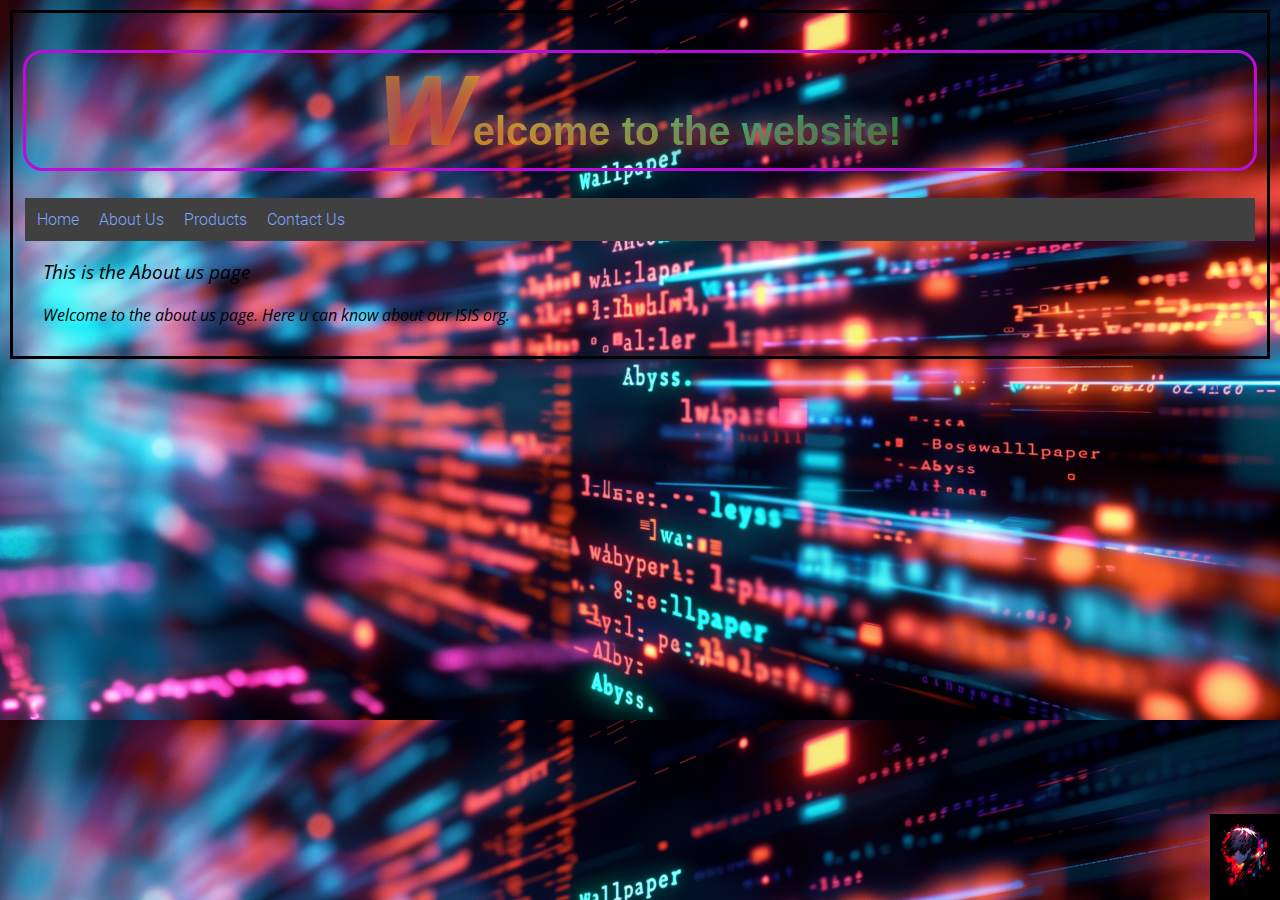
<file: about.html>
<!DOCTYPE html>
<html lang="en">
<head>
    <meta charset="UTF-8">
    <meta name="viewport" content="width=device-width, initial-scale=1.0">
    <link rel="icon" type="image/jpeg" href="Resources/Pics/KIRA.jpeg">
    <title>The Coder Shivam</title>
    <link rel="stylesheet" href="style.css">
</head>
<body>

    <!-- Linking external JavaScript file -->
    <script src="script.js"></script>

    <!-- Header Tag -->
    <header>
    <!-- Heading Tag -->
    <h1>Welcome to the website!</h1>
    <div id="box1">
        <img id="img3" src="Resources/Pics/Kira3.jpeg">
    </div>
    <nav class="navbar">
        <ul>
            <li><a href="index.html">Home</a></li>
            <li><a href="about.html">About Us</a></li>
            <li><a href="products.html">Products</a></li>
            <li><a href="contact.html ">Contact Us</a></li>
        </ul>
    </nav>
    </header>

    <!-- Main Tag -->
    <main>
        <h3><p>This is the About us page</p></h3>
        <p>Welcome to the about us page. Here u can know about our ISIS org.</p>
    </main>
</body>
</html>
</file>
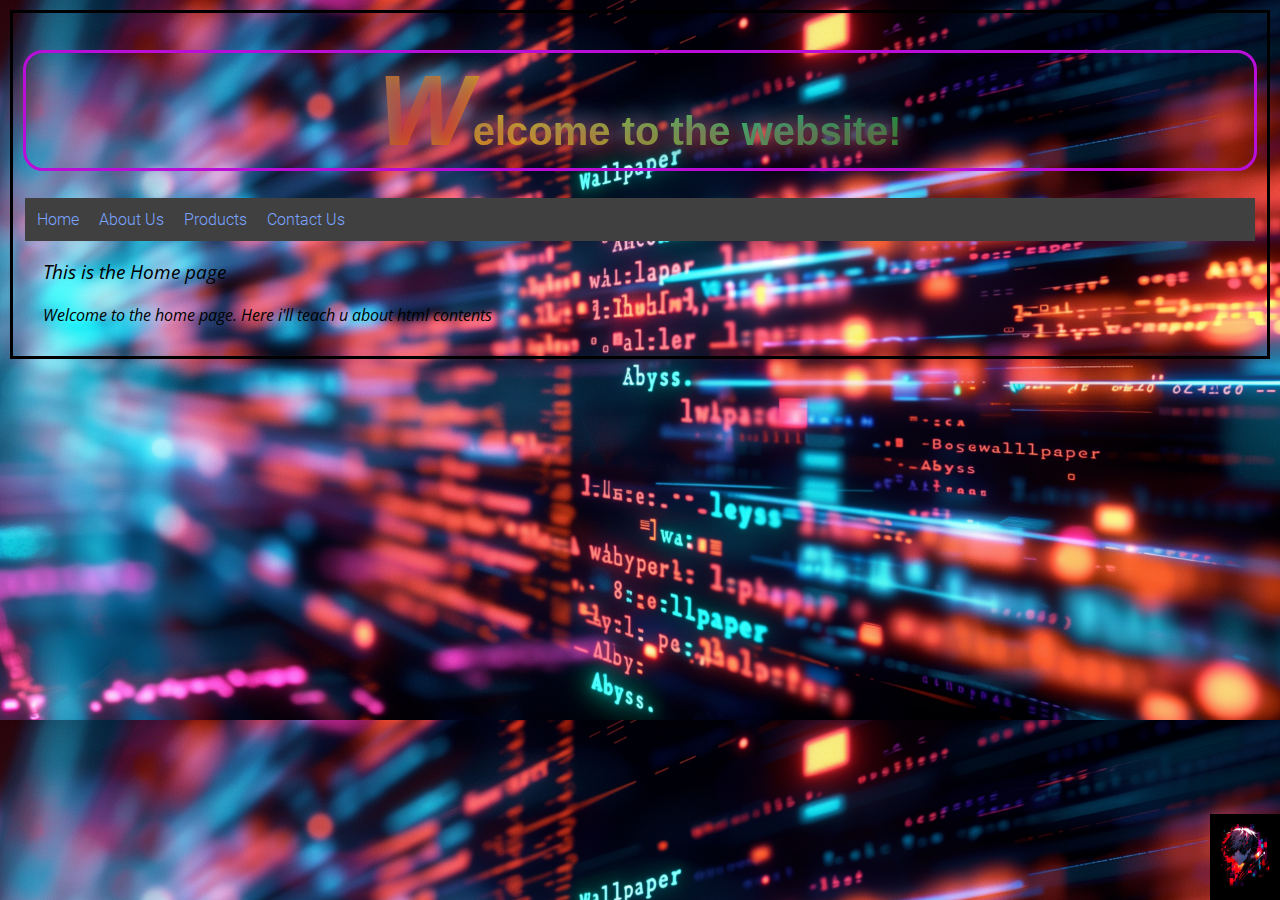
<file: contact.html>
<!DOCTYPE html>
<html lang="en">
<head>
    <meta charset="UTF-8">
    <meta name="viewport" content="width=device-width, initial-scale=1.0">
    <link rel="icon" type="image/jpeg" href="Resources/Pics/KIRA.jpeg">
    <title>The Coder Shivam</title>
    <link rel="stylesheet" href="style.css">
</head>
<body>

    <!-- Linking external JavaScript file -->
    <script src="script.js"></script>

    <!-- Header Tag -->
    <header>
    <!-- Heading Tag -->
    <h1>Welcome to the website!</h1>
    <div id="box1">
        <img id="img3" src="Resources/Pics/Kira3.jpeg">
    </div>
    <nav class="navbar">
        <ul>
            <li><a href="index.html">Home</a></li>
            <li><a href="about.html">About Us</a></li>
            <li><a href="products.html">Products</a></li>
            <li><a href="contact.html ">Contact Us</a></li>
        </ul>
    </nav>
    </header>

    <!-- Main Tag -->
    <main>
        <h3><p>This is the Home page</p></h3>
        <p>Welcome to the home page. Here i'll teach u about html contents</p>
    </main>
</body>
</html>
</file>
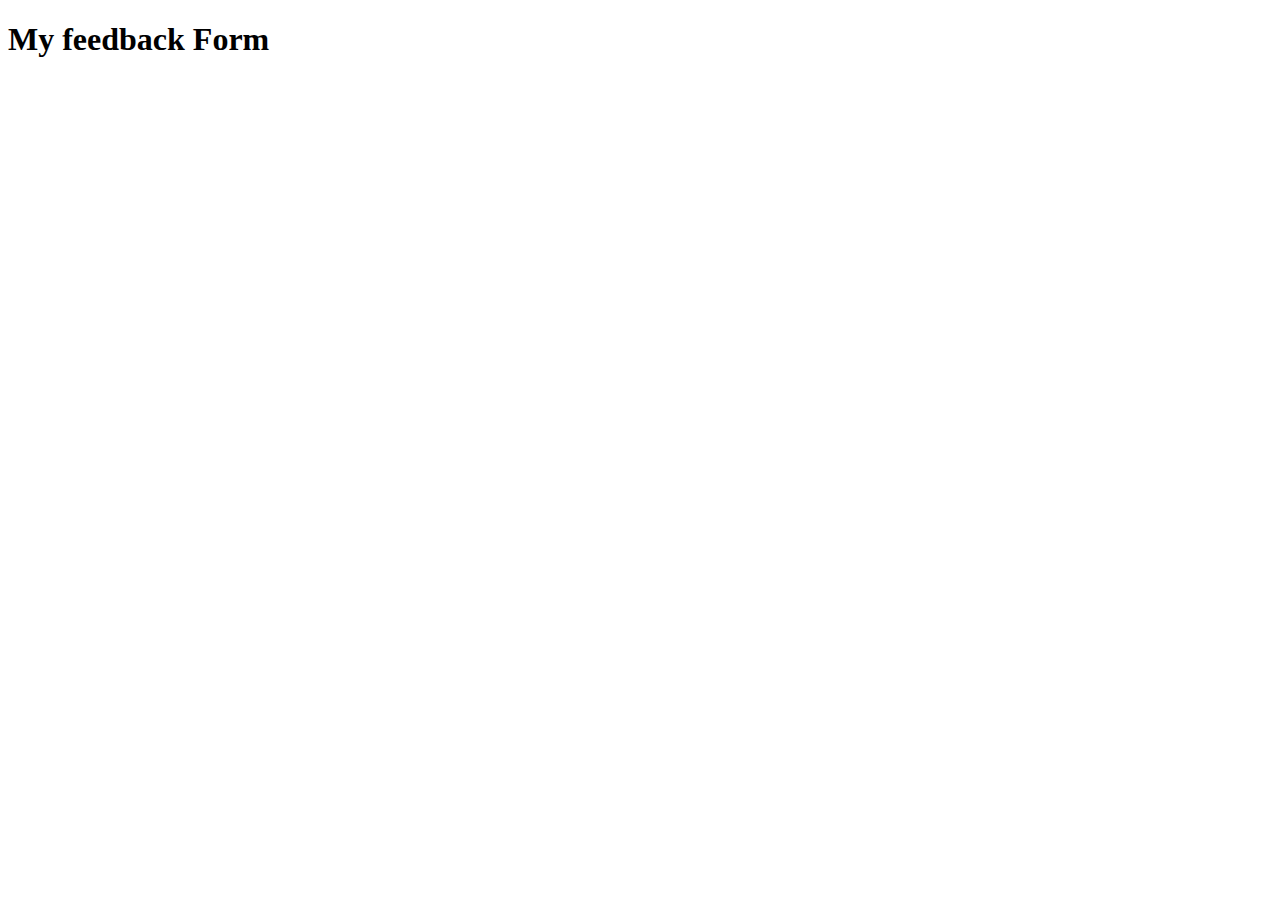
<file: FeedbackForm.html>
<!DOCTYPE html>
<html lang="en">
<head>
    <meta charset="UTF-8">
    <meta name="viewport" content="width=device-width, initial-scale=1.0">
    <title>Feedback Form</title>
</head>
<body>
    <p>
        <h1>My feedback Form</h1>
        <li></li>
    </p>
</body>
</html>
</file>
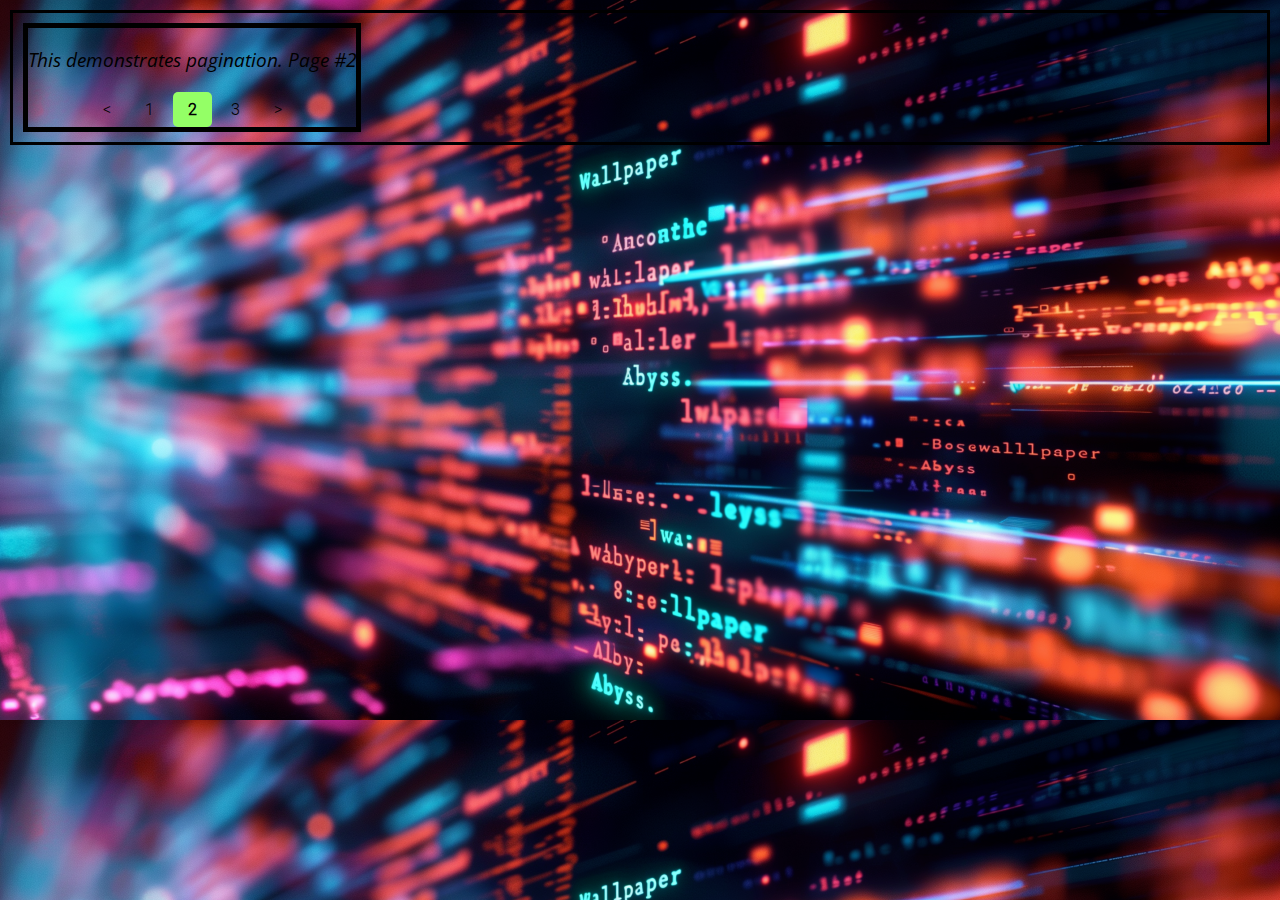
<file: index1.html>
<!DOCTYPE html>
<html lang="en">
<head>
    <meta charset="UTF-8">
    <meta name="viewport" content="width=device-width, initial-scale=1.0">
    <link rel="icon" type="image/jpeg" href="Web/Resources/Pics/KIRA.jpeg">
    <title>The Coder Shivam</title>
    <link rel="stylesheet" href="style.css">
</head>
<body>
    <!-- Pagination -->
    <div class="pagination" id="pagination">
        <h3>
            <p>This demonstrates pagination.
                Page #2
            </p>
        </h3>
        <a href="index.html"><</a>
        <a href="index.html">1</a>
        <a href="index1.html" class="active">2</a>
        <a href="index2.html">3</a>
        <a href="index2.html">></a>
    </div>
</body>
</html>
</file>
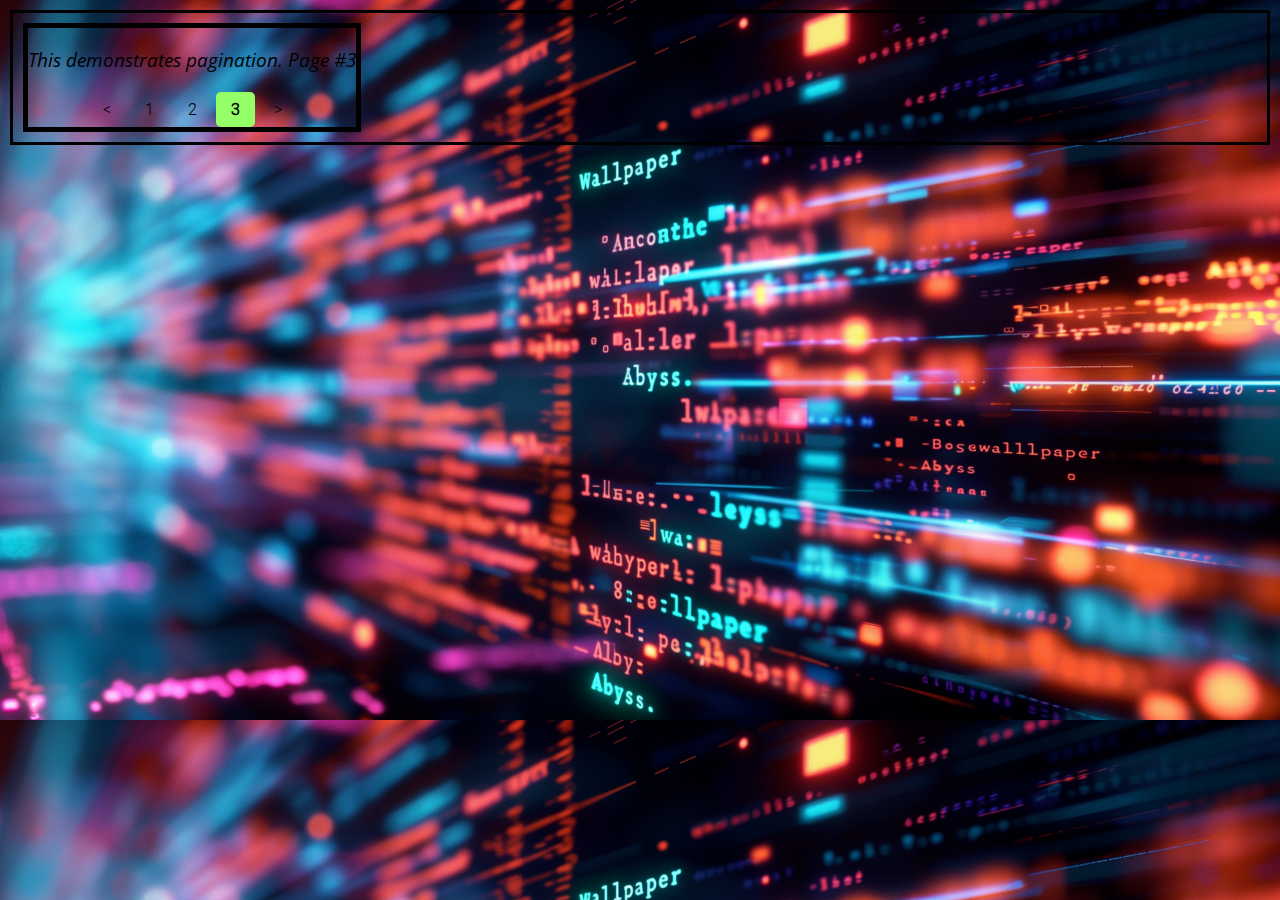
<file: index2.html>
<!DOCTYPE html>
<html lang="en">
<head>
    <meta charset="UTF-8">
    <meta name="viewport" content="width=device-width, initial-scale=1.0">
    <link rel="icon" type="image/jpeg" href="Resources/Pics/KIRA.jpeg">
    <title>The Coder Shivam</title>
    <link rel="stylesheet" href="style.css">
</head>
<body>
    <!-- Pagination -->
    <div class="pagination" id="pagination">
        <h3>
            <p>This demonstrates pagination.
                Page #3
            </p>
        </h3>
        <a href="index.html"><</a>
        <a href="index.html">1</a>
        <a href="index1.html">2</a>
        <a href="index2.html" class="active">3</a>
        <a href="index2.html">></a>
    </div>
</body>
</html>
</file>
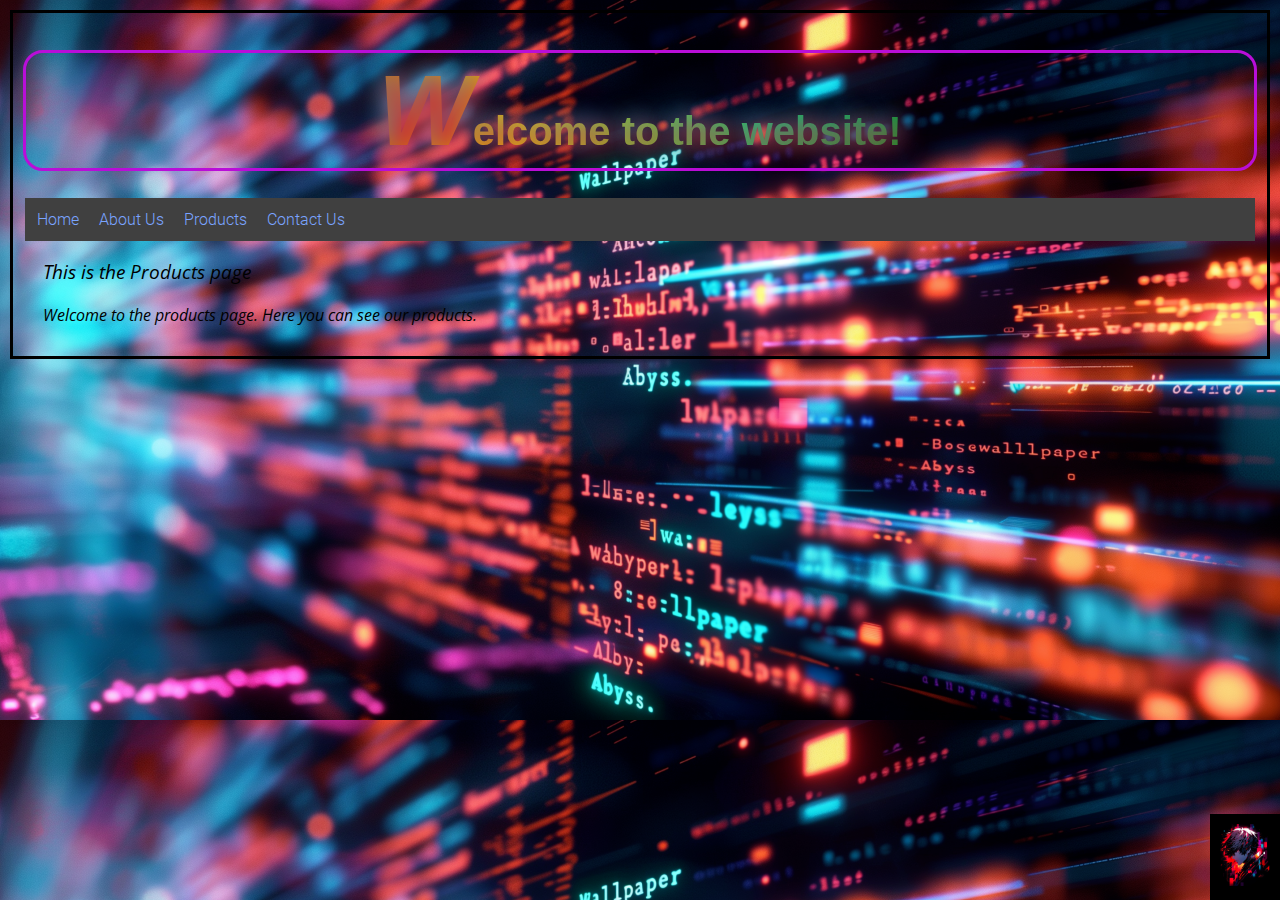
<file: products.html>
<!DOCTYPE html>
<html lang="en">
<head>
    <meta charset="UTF-8">
    <meta name="viewport" content="width=device-width, initial-scale=1.0">
    <link rel="icon" type="image/jpeg" href="Resources/Pics/KIRA.jpeg">
    <title>The Coder Shivam</title>
    <link rel="stylesheet" href="style.css">
</head>
<body>

    <!-- Linking external JavaScript file -->
    <script src="script.js"></script>

    <!-- Header Tag -->
    <header>
    <!-- Heading Tag -->
    <h1>Welcome to the website!</h1>
    <div id="box1">
        <img id="img3" src="Resources/Pics/Kira3.jpeg">
    </div>
    <nav class="navbar">
        <ul>
            <li><a href="index.html">Home</a></li>
            <li><a href="about.html">About Us</a></li>
            <li><a href="products.html">Products</a></li>
            <li><a href="contact.html ">Contact Us</a></li>
        </ul>
    </nav>
    </header>

    <!-- Main Tag -->
    <main>
        <h3><p>This is the Products page</p></h3>
        <p>Welcome to the products page. Here you can see our products.</p>
    </main>
</body>
</html>
</file>
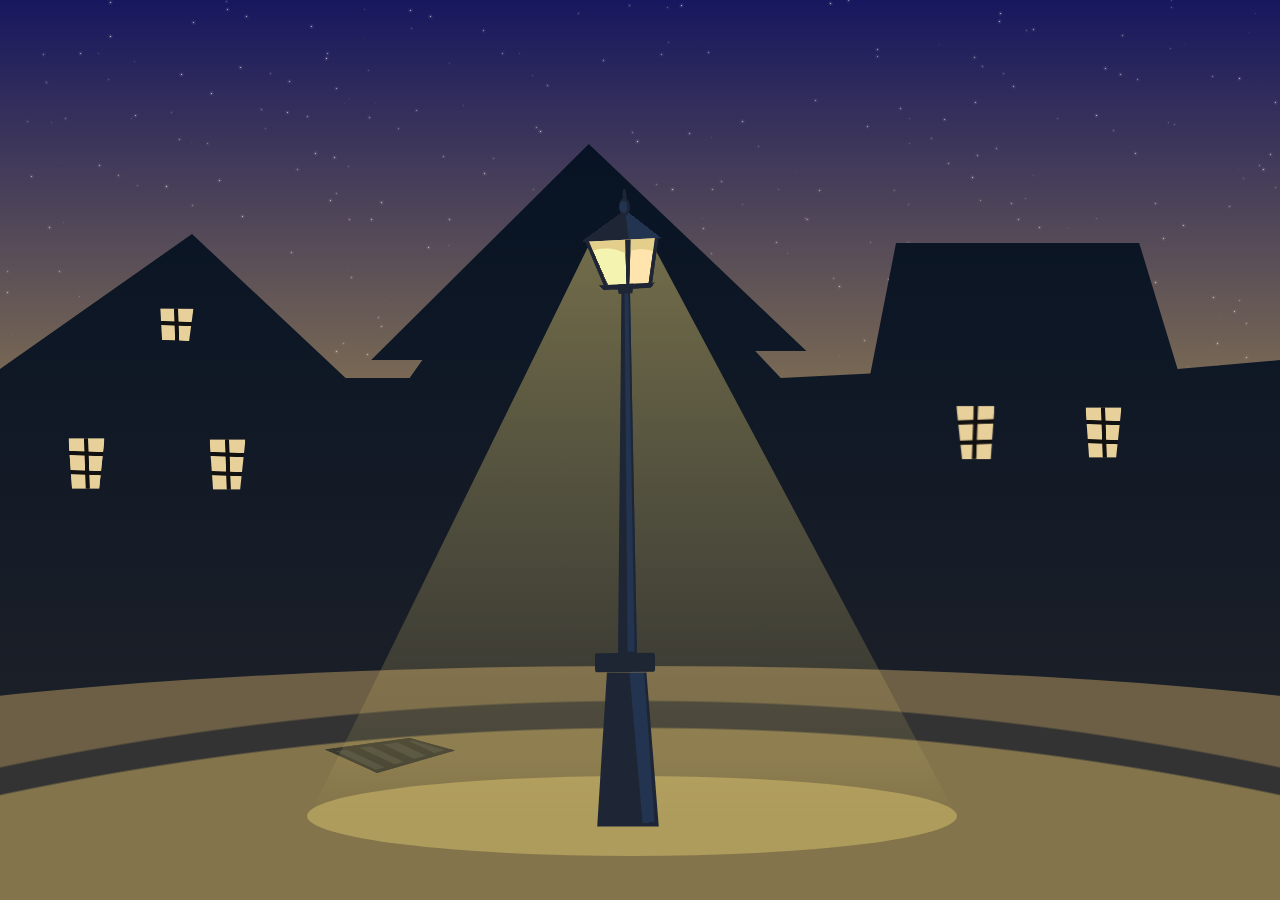
<file: StreetLamp.html>
<!DOCTYPE html>
<html>
  <head>
    <meta charset="UTF-8"/>
    <meta name="viewport" content="width=device-width, initial-scale=1.0" />
    <title>Interactive Street Lamp</title>
    <link rel="stylesheet" href="style2.css">
  </head>
  <body>
    <input type="checkbox" name="btn" id="btn" checked>
<div class="content">
	<div class="buildings">
		<div class="window"></div>
		<div class="window"></div>
		<div class="window"></div>
		<div class="window"></div>
		<div class="window"></div>
		<div class="window"></div>
	</div>
	<div class="ground">
		<div class="sewer"></div>
	</div>
	<div class="streetlamp">
		<div class="base"></div>
		<div class="basetop"></div>
		<div class="pole"></div>
		<div class="poletop"></div>
		<div class="head">
			<label for="btn"></label>
			<div class="top"></div>
			<div class="glass"></div>
			<div class="bot"></div>
		</div>
		<div class="light"></div>
		<div class="ground-light"></div>
	</div>
</div>
  </body>
</html>
</file>
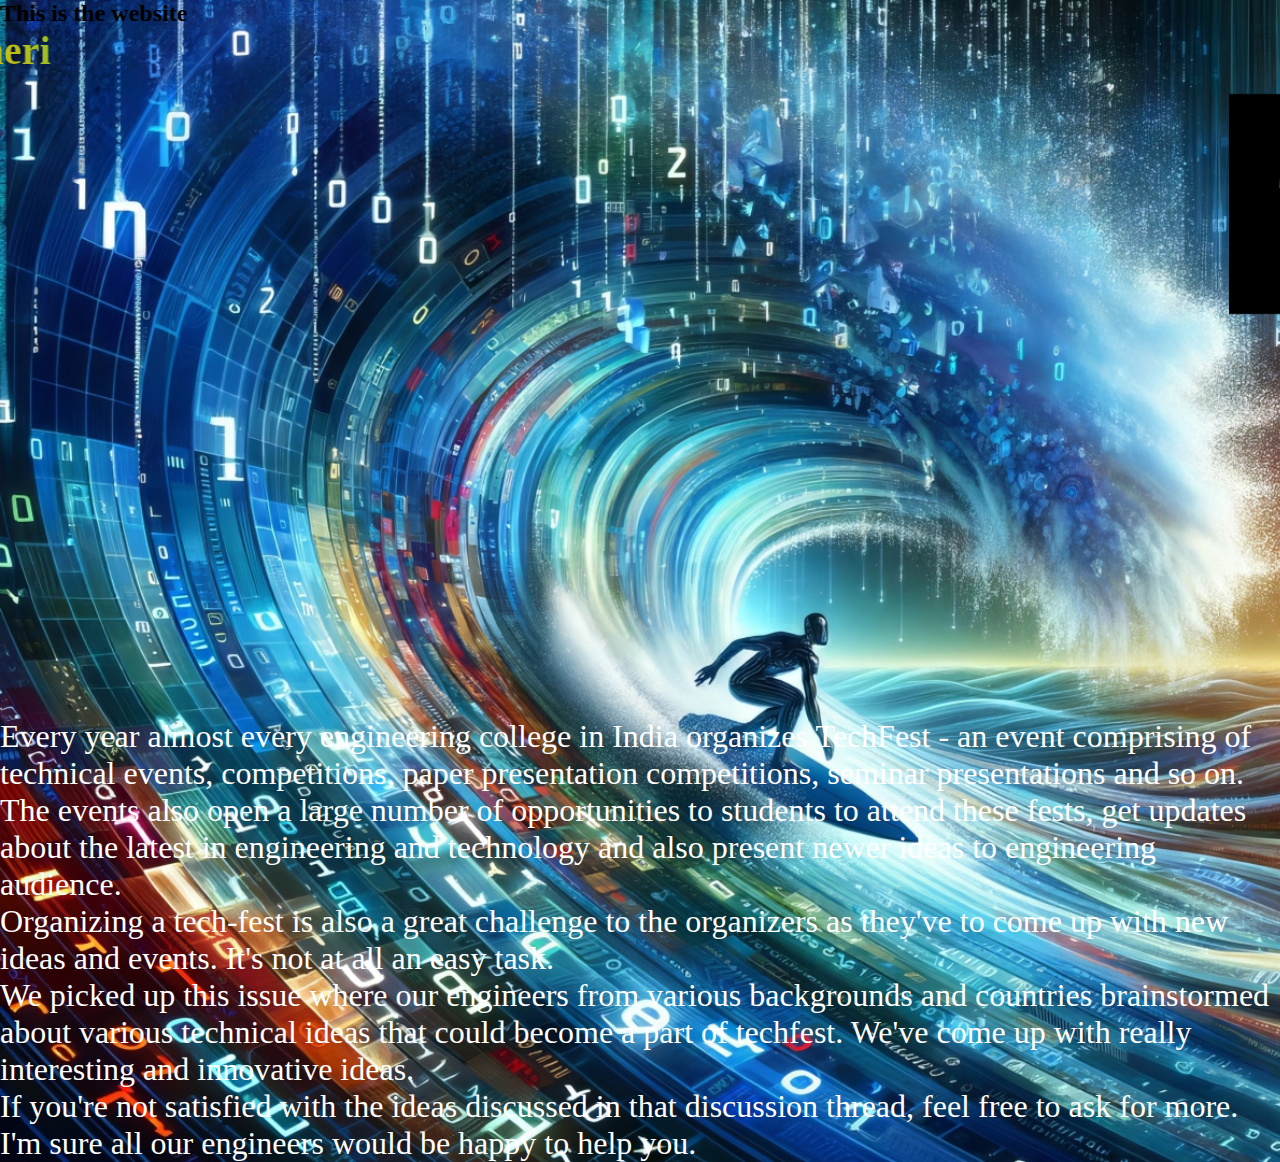
<file: TechnoFest.html>
<!DOCTYPE html>
<html lang="en">
<head>
    <meta charset="UTF-8">
    <meta name="viewport" content="width=device-width, initial-scale=1.0">
    <link rel="icon" type="image/jpeg" href="Resources/Pics/FestLogo.jpeg">
    <title>Techno Fest Nilokheri</title>
    <link rel="stylesheet" href="style1.css">
</head>
<body>
    <header>
        <h2>This is the website</h2>
    </header>
    <div class="image_holder">
    <marquee behavior="scroll" direction="right"><h1>Welcome! To Techno Fest Nilokheri</h1></marquee>
    <marquee behavior="scroll" direction="left"><img src="Resources/Pics/Festpic.jpg" alt="Fest Image" width="220px" height="220px"></marquee>
    </div>

    <nav>

    </nav>

    <main>
        <p>Every year almost every engineering college in India organizes TechFest - an event comprising of technical events, competitions, paper presentation competitions, seminar presentations and so on.
            The events also open a large number of opportunities to students to attend these fests, get updates about the latest in engineering and technology and also present newer ideas to engineering audience.
            </br>
            Organizing a tech-fest is also a great challenge to the organizers as they've to come up with new ideas and events. It's not at all an easy task.
            </br>
            We picked up this issue where our engineers from various backgrounds and countries brainstormed about various technical ideas that could become a part of techfest. We've come up with really interesting and innovative ideas.
            </br>
            If you're not satisfied with the ideas discussed in that discussion thread, feel free to ask for more. I'm sure all our engineers would be happy to help you.
        </p>
    </main>
    
    <footer>

    </footer>
</body>
</html>
</file>
<file: style.css>
header{
    background-color: rgb(255, 255, 255);
    display: inline;
}
@font-face {
    font-family: Roboto-Light;
    src: url(Resources/Fonts/Roboto/Roboto-Light.ttf);
}
@font-face {
    font-family: OpenSans;
    src: url(Resources/Fonts/Open_Sans/OpenSans-Italic-VariableFont_wdth\,wght.ttf);
}
h1::first-letter{
    font-size: 2.5em;
    font-style: italic;
}
h1{
    font-family: verdana, arial;
    font-size: 2.5em;
    border: solid 3px hsl(291, 88%, 45%);
    /* border-style: solid;
    border-width: 3px;
    border-color: hsl(291, 88%, 45%); */
    border-radius: 20px;
    text-shadow: 3px 3px 25px hsl(0, 100%, 50%), -3px -3px 25px hsl(193, 100%, 50%);
    /* background: linear-gradient(to right ,#FFFFFF ,#6284FF ); */
    color: dimgray;
    text-align: center;
    background: -webkit-gradient(linear, left top, right top, 
        from(rgb(92, 194, 41)), color-stop(20%, rgb(196, 26, 3)), 
        color-stop(40%, rgb(236, 190, 6)), 
        color-stop(60%, rgb(25, 192, 89)), 
        color-stop(80%, rgb(3, 116, 8)),
        to(rgb(196, 26, 3)));
    -webkit-text-fill-color: transparent;
    -webkit-background-clip: text;
    transition: 3s ease-out;
    text-align: center;
    /* transition-duration: 3s; */
}
h1:hover{
    background: linear-gradient(to left ,#2354FF ,#e8ff54 );
    -webkit-text-fill-color: transparent;
    -webkit-background-clip: text;
    transition: 3s;
}
.navbar ul{
    list-style-type: none;
    background-color: hsl(0, 0%, 25%);
    padding: 2px;
    margin: 2px;
    overflow: hidden;
}
.navbar a{
    color: white;
    text-decoration: none;
    padding: 10px;
    display: block;
    text-align: center;
}
.navbar a:hover{
    color: hsl(0, 0%, 10%);
}
.navbar li{
    float: left;
}
body{
    border: 3px solid;
    display: flow-root;
    background: url('Resources/Pics/CodingWallpaper.png');
    /* background-repeat: no-repeat; */
    /* background-attachment: fixed; */
    /* background-position: center; */
    background-size: cover;
    font-family: Roboto-Light, Arial, sans-serif;
    margin: 10px;
    padding: 10px;
}
main{
    margin-left: 20px;
    margin-right: 20px;
}
.container{
    background-color: rgb(255, 252, 91);
    height: 100vh;
    width: auto;
    height: auto;
    display: inline-block;
    justify-content: space-between;
    border: 5px solid black;
    text-align: center;
    line-height: 100px;
    padding: 10px;
}
#container{
    border: 5px solid black; 
}
#container p{ /* Combinators: #container < p, #container ~ p, #container + p */ 
    background-color: darkorchid;
    color: aliceblue;
}
*{
    box-sizing: border-box;
}
.box{
    border: 5px solid black;
    font-size: 5em;
    width: auto;
    height: auto;
    padding: 25px;
    float: left;
    text-align: center;
    max-width: 300px;
}
#box1{
    border: 10px solid black;
    height: auto;
    width: auto;
    position: fixed;
    right: 0px;
    bottom: 0px;
    display: inline;
}
#box2{
    background-color: hsl(0, 100%, 50%);
    border: 10px solid black;
    height: auto;
    width: auto;
}
#box3{
    background-color: hsl(181, 100%, 50%);
    border: 10px solid black;
    height: auto;
    width: auto;
}
#box4{
    border: 2px solid;
    overflow: auto;
    height: auto;
    width: auto;
    background-color: initial;
    color: initial;
}
#box5{
    border: 2px solid;
    overflow: auto;
    height: 100px;
    width: 100px;
    background-color: initial;
    color: initial;
}
#box6{
    border: 2px solid black;
    height: auto;
    width: auto;
    background-color: initial;
    color: initial;
}
#img1{
    float: left;
    margin-right: 10px;
}
#img2{
    float: right;
    margin-left: 10px;
}
#img3{
    width: 50px;
    mask-size: auto;
}
p{
    font-family: OpenSans, "lucid console", "Courier New";
    font-size: 1em;
    font-weight: normal; /* Bold */
    font-style: normal; /* Italic */
    border-top: rgb(255, 255, 0);
    border-bottom: rgb(255, 0, 0);
    margin-bottom: 20px;
}
p::selection{
    color: white;
    background-color: black;
}
#p1{
    color: tomato;
}
#p2{
    color: rgb(102,222,255);
}
.odd{
    background-color: rgb(20, 47, 220);
}
.even{
    color: rgba(107, 6, 6, 0.632);
}
#ul1{
    list-style-type: circle;
    display: inline-block;
    border: 5px solid black;
    background-color: rgb(98, 98, 98);
}
#ul1::first-line{
    background-color: burlywood;
}
#ul1 li:nth-child(even):hover{
    background-color: cornflowerblue;
}
#ul1 li:hover{
    background-color: rgb(241, 238, 44);
}
#ul1 li:not(:hover){
    background-color: rgb(98, 98, 98);
}
#ul2{
    list-style-type: disc;
}
#ul3{
    list-style-type: square;
}
#ul3::marker{
    content: "-->";
    color: lawngreen;
    font-size: 1.2em;
}
#ul3 li{
    list-style-type: square;
    color: blue;
    font-size: 16px;
}
#ul3 li::before{
    content: "<-";
}
#ul3 li::after{
    content: "->";
}
#ul3 ul li{
    color: green;
    font-style: italic;
}
#ul3 ul li::before{
    content: "<-";
}
#ul3 ul li::after{
    content: "->";
}
ol{
    padding: 0px;
}
fieldset{
    border: 2px solid gray; padding: 10px; border-radius: 5px; display: inline-block;
}
legend{
    font-weight: bold; font-size: 18px; color: black;
}
table{
    background-color: blanchedalmond; width: auto;
}
span{
    background-color: tomato;
    color: black;
}
div{
    background-color: black;
    color: tomato;
    display: inline-block;
    width: 100px;
    height: 100px;
}
button{
    font-size: 20px;
    background-color: rgb(0, 0, 0); 
    color: rgb(255, 255, 255);
    border-radius: 10px;
}
button:hover{
    font-size: 20px;
    background-color: darkcyan; 
    color: firebrick;
    border-radius: 10px;
}
button:active{
    font-size: 30px;
    background-color: darkcyan; 
    color: rgb(122, 94, 176);
    border-radius: 10px;
}
#button{
    background-color: initial;
    display: inline-block;
}
#button p{
    background-color: mediumaquamarine;
    padding: 10px;
    display: none;
}
#button:hover p{
    display: block;
}
a{
    color: hsl(230, 86%, 45%);
}
a:link{
    color: hsl(221, 100%, 74%);
}
a:hover{
    color: hsl(221, 100%, 86%);
    font-size: 1.1em;
}
a:active{
    color: hsl(240, 100%, 58%);
    font-size: 1.1em;
}
a:visited{
    color: hsl(0, 0%, 75%);
}
#pagination{
    color: initial;
    background-color: initial;
    height: auto;
    width: auto;
    border: 5px solid black;
}
.pagination{
    text-align: center;
}
.pagination a{
    color: black;
    text-decoration: none;
    padding: 8px 15px;
    display: inline-block;
}
.pagination a.active{
    background-color: hsl(102, 100%, 70%);
    font-weight: bold;
    border-radius: 5px;
}
.pagination a:hover(.active){
    background-color: hsl(102, 100%, 70%);
    font-weight: bold;
    border-radius: 5px;
}
.pagination a:hover:not(.active){
    background-color: hsl(0,0%,60%);
    font-weight: bold;
    border-radius: 5px;
}
footer{
    background-color: beige;
    display: inline-block; /* Ensures footer only occupies space required by text */
    padding: 10px; /* Adds some padding to the footer for spacing */
}
.dropdown{
    background-color: rgb(124, 117, 108);
    color: white;
    padding: 10px 15px;
}
.Content{
    background-color: cadetblue;
    color: wheat;
    display: inline;
    padding: 10px 15px;
    border: 2px solid black;
}
.Content .dropdown{
    position: absolute;
    box-shadow: 2px 2px 5px hsla(0, 0%, 0%,0.8);
}
.Content:hover{
    background-color: rgb(240, 240, 240);
    color:rgb(0, 0, 0);
}
</file>
<file: style2.css>
:root {
	--pole-dark: #1e2635;
	--pole-light: #233451;
	--sewer-dark: #3a392f;
	--sewer-light: #4a4a3d;
	--ground-light: #83744b;
	--ground-dark: #6d5f45;
}

body {
	margin: 0;
	padding: 0;
	width: 100vw;
	height: 100vh;
	overflow: hidden;
	display: flex;
	align-items: center;
	justify-content: center;
	background: linear-gradient(180deg, #17175f, #ffd844);
}

body:before {
	content: "";
	position: absolute;
	width: 100%;
	height: 100%;
	background: repeating-conic-gradient(#FFF9 0%, #fff0 .000075%, #fff0 .0005%, #fff0 .12345%);
	filter: blur(0.5px) drop-shadow(0 0 1px #fff) drop-shadow(0 0 1px #fff);
}

.content {
	width: 100vw;
	height: 100vh;
	display: flex;
	align-items: center;
	justify-content: center;
}

.buildings {
	width: 100vw;
	height: 100vh;
	background: linear-gradient(180deg, #021023, #222329); 
	clip-path: polygon(0% 41%, 15% 26%, 27% 42%, 32% 42%, 33% 40%, 29% 40%, 46% 16%, 63% 39%, 59% 39%, 61% 42%, 68% 41.5%, 70% 27%, 89% 27%, 92% 41%, 100% 40%, 100% 100%, 0% 100%);
	display: flex;
	align-items: center;
	justify-content: center;
}

.window {
	background: 
		linear-gradient(88deg, #fff0 0 calc(50% - 0.2vw), #111 calc((50% - 0.2vw) + 1px) calc(50% + 0.2vw), #fff0 calc((50% + 0.2vw) + 1px) 100%), 
		repeating-linear-gradient(182deg, #fff0 0 calc(30% - 0.2vw), #111 calc((30% - 0.2vw) + 1px) calc(30% + 0.2vw), #fff0 calc((30% + 0.2vw) + 1px) 37%), #e7d09a;
	width: 5vmin;
	height: 7vmin;
	position: absolute;
	left: 5vw;
	transform: scale(0.8);
	margin-top: 3vmin;
	clip-path: polygon(0 0, 100% 0, 85% 100%, 10% 100%);
}

.window:nth-child(2) {
	left: 16vw;
	margin-top: 3.25vmin;
}

.window:nth-child(3) {
	left: 12vw;
	margin-top: -26vmin;
	clip-path: polygon(5% 0%, 97% 1%, 85% 65%, 10% 63%);
}

.window:nth-child(4) {
	right: 12vw;
	margin-top: -4vmin;
	left: inherit;
}

.window:nth-child(5) {
	right: 22vw;
	margin-top: -4vmin;
	left: inherit;
	transform: scale(0.85) rotateY(180deg);
}

.ground {
	background: radial-gradient(circle at 50% 350vh, var(--ground-light) 0 343vh, #333 calc(343vh + 2px) 346vh, var(--ground-dark) calc(346vh + 2px) 100%);
	position: absolute;
	width: 150vw;
	height: 26vh;
	bottom: 0;
	border-radius: 100% 100% 0 0;
	display: flex;
	align-items: center;
	justify-content: center;
	opacity: 0.5;
}

.sewer {
	position: absolute;
	width: 130px;
	height: 50px;
	margin-left: -500px;
	margin-top: -50px;
	clip-path: polygon(0% 33%, 65% 10%, 100% 35%, 40% 80%);
	background: 
		linear-gradient(-188deg, var(--sewer-dark) 0 19px, #fff0 20px 100%), 
		linear-gradient(-16deg, var(--sewer-dark) 0 34px, #fff0 35px 100%), 
		linear-gradient(-163deg, var(--sewer-dark) 0 19px, #fff0 20px 100%), 
		linear-gradient(25deg, var(--sewer-dark) 0 33px, var(--sewer-light) 34px 39px, var(--sewer-dark) 40px 46px, var(--sewer-light) 47px 52px, var(--sewer-dark) 53px 59px, var(--sewer-light) 60px 67px, var(--sewer-dark) 68px 73px, var(--sewer-light) 74px 90px, #fff0 0 100%);
}

.streetlamp {
	width: 80px;
	height: 72vh;
	position: absolute;
	top: 20vh;
	margin-left: -4vmin;
	max-width: 80px;
	min-width: 80px;
}

.base {
	bottom: 0;
	right: 0;
	position: absolute;
	width: 81%;
	height: 24%;
	background: linear-gradient(-94deg, var(--pole-dark) 0 23%, #fff0 calc(23% + 1px) 100%), linear-gradient(-1deg, var(--pole-dark) 0 3.65%, #fff0 calc(1.65% + 1px) 100%), linear-gradient(85deg, var(--pole-dark) 0 58%, var(--pole-light) calc(58% + 1px) 100%);
	border-radius: 2px;
	clip-path: polygon(15% 0, 76% 0, 95% 99%, 0% 99%);
	z-index: 1;
}

.basetop {
	background: #1e2634;
	width: 75%;
	height: 3%;
	position: absolute;
	bottom: 24%;
	left: 16%;
	border-radius: 2px;
	z-index: 2;
	transform: rotate(-0.5deg);
}

.pole {
	position: absolute;
	width: 25%;
	height: 56.5%;
	background: linear-gradient(-1deg, var(--pole-dark) 0 1.65%, #fff0 calc(1.65% + 1px) 100%), linear-gradient(-91deg, var(--pole-dark) 0 35%, #fff0 calc(35% + 1px) 100%), linear-gradient(89.5deg, var(--pole-dark) 0 40%, var(--pole-light) calc(40% + 1px) 100%);
	bottom: 26.25%;
	left: 45%;
	clip-path: polygon(17% 0, 60% 0, 95% 99%, 0% 99%);
	z-index: 1;
}

.poletop {
	width: 20%;
	height: 1.5%;
	background: var(--pole-dark);
	position: absolute;
	bottom: 82%;
	left: 44%;
	z-index: 1;
	clip-path: polygon(0% 0, 100% 0, 95% 65%, 10% 72%);
}

.head {
	position: absolute;
	width: 100%;
	height: 100px;
	bottom: 83%;
	z-index: 1;
}

.head .top {
	background: conic-gradient(from 131deg at 55% 0, var(--pole-light) 0 12%, var(--pole-dark) 13% 29.5%, #fff0 0 100%);
	width: 100%;
	height: 30%;
	top: 20%;
	position: absolute;
	transform: rotate(-3deg);
}

.head .bot {
	width: 75%;
	height: 5%;
	background: 
		linear-gradient(45deg, #fff0 12%, var(--pole-dark) 0 65%, #fff0 0 100%), 
		linear-gradient(-50deg, #fff0 8%, var(--pole-dark) 0 65%, #fff0 0 100%);
	left: 17%;
	position: absolute;
	bottom: 1%;
	transform: rotate(-3deg);
}

.glass {
	background: 
		linear-gradient(-79deg, #fff0 0 12%, var(--pole-dark) 13% 16%, #fff0 17% 100%), 
		conic-gradient(from -46deg at 53% 200%, #fff0 0 13%, var(--pole-dark) 13.2% 14%, #fff0 14.2% 100%), 
		linear-gradient(70deg, #fff0 0 21%, var(--pole-dark) 22% 25%, #fff0 26% 100%), 
		radial-gradient(circle at 37% 250%, #fff0 0 73%, #e4ce8b 75% 100%), 
		radial-gradient(circle at 37% 300%, #fff0 0 73%, #e4ce8b 75% 100%), 
		conic-gradient(from -46deg at 53% 200%, #fff0 0 7%, #f5f3b0 0 13%, var(--pole-dark) 13.2% 14%, #fff0 14.2% 100%), 
		linear-gradient(-79deg, #fff0 0 12%, var(--pole-dark) 13% 16%, #ffe5ad 17% 50%, #fff0 17% 100%);
	background-repeat: no-repeat;
	background-size: 100% 100%, 100% 100%, 100% 100%, 33% 42%, 50% 35%, 100% 100%;
	background-position: 0 0, 0 0, 0 0, 90% 0, 20% 0, 0 0;
	width: 100%;
	height: 45%;
	top: 50%;
	position: absolute;
	transform: rotate(-3deg);
	opacity: 0.5;
}

.light {
	background: linear-gradient(180deg, #dac47080, #dac47020 90%, #fff0 100%);
	width: 650px;
	height: 64vh;
	position: absolute;
	left: -274px;
	bottom: 1.5%;
	clip-path: polygon(43% 1%, 53% 0.35%, 100% 100%, 0 100%);
	opacity: 0;
}

.ground-light {
	background: #dac47080;
	width: 650px;
	left: -275px;
	position: absolute;
	bottom: -28px;
	height: 80px;
	border-radius: 100%;
	z-index: 0;
	opacity: 0;
}

.top:before {
	content: "";
	position: absolute;
	background: var(--pole-light);
	width: 8px;
	height: 12px;
	border-radius: 100%;
	left: 48%;
	top: -40%;
	border: 3px solid var(--pole-dark);
	border-left-width: 0;
}

.top:after {
	content: "";
	position: absolute;
	background: var(--pole-dark);
	width: 4px;
	height: 12px;
	border-radius: 100%;
	left: 52%;
	top: -70%;
}

#btn {
	display: none;
}

label[for=btn] {
	position: absolute;
	width: 80%;
	height: 55%;
	z-index: 5;
	top: 45%;
	left: 11%;
	border-radius: 50% 50% 100% 150%;
	cursor: pointer;
}

#btn:checked + .content .light,
#btn:checked + .content .ground,
#btn:checked + .content .ground-light,
#btn:checked + .content .head .glass {
	animation: turn-on 2s ease 0s 1;
	opacity: 1;
}

@keyframes turn-on {
	0%, 10%, 25% { opacity: 0; }
	5%, 15%, 35%, 100% { opacity: 1; }
}

@media screen and (orientation:landscape) and (max-width: 767px) {
	.light {
		bottom: 11%;
	}
	.ground-light {
		bottom: -9px;
	}
}
</file>
<file: style1.css>
header{
    background-color: hsla(0, 0%, 100%, 0.86%);
}
h1{
    font-size: 2.5rem;
    /* background: linear-gradient(to right ,#FFFFFF ,#6284FF ); */
     background: -webkit-gradient(linear, left top, right top, 
        from(rgb(92, 194, 41)), color-stop(20%, rgb(196, 26, 3)), 
        color-stop(40%, rgb(236, 190, 6)), 
        color-stop(60%, rgb(25, 192, 89)), 
        color-stop(80%, rgb(3, 116, 8)), 
        to(rgb(196, 26, 3)));
    -webkit-text-fill-color: transparent;
    -webkit-background-clip: text;
    transition: 3s ease-out;
    /* transition-duration: 3s; */
}
h1:hover{
    background: linear-gradient(to left ,#2354FF ,#e8ff54 );
    -webkit-text-fill-color: transparent;
    -webkit-background-clip: text;
    transition: 3s;
}
*{
    margin: 0;
    padding: 0;
    box-sizing: border-box;
    opacity: 1;
}
.image_holder{
    display: flex;
    flex-direction: column;
    align-items: center;
}
img{
    margin-top: 20px;
    /* border-radius: 20px;
    box-shadow:5px 20px   red ; */
    /* border-radius: 20px;
background: #e0e0e0;
box-shadow:  11px 11px 22px #5a5a5a,
             -11px -11px 22px #ffffff; */
}
img:hover{
    border-radius: 20px;
    background: #e0e0e0;
    box-shadow:  11px 11px 22px #5a5a5a,
                 -11px -11px 22px #ffffff;
}
body{
    background-image: url("Resources/Pics/Fest.jpeg");
    background-repeat: no-repeat;
    background-size: cover;
}
p{
    margin-top: 400px;
    font-size: 2rem;
    color: white;
}
</file>
